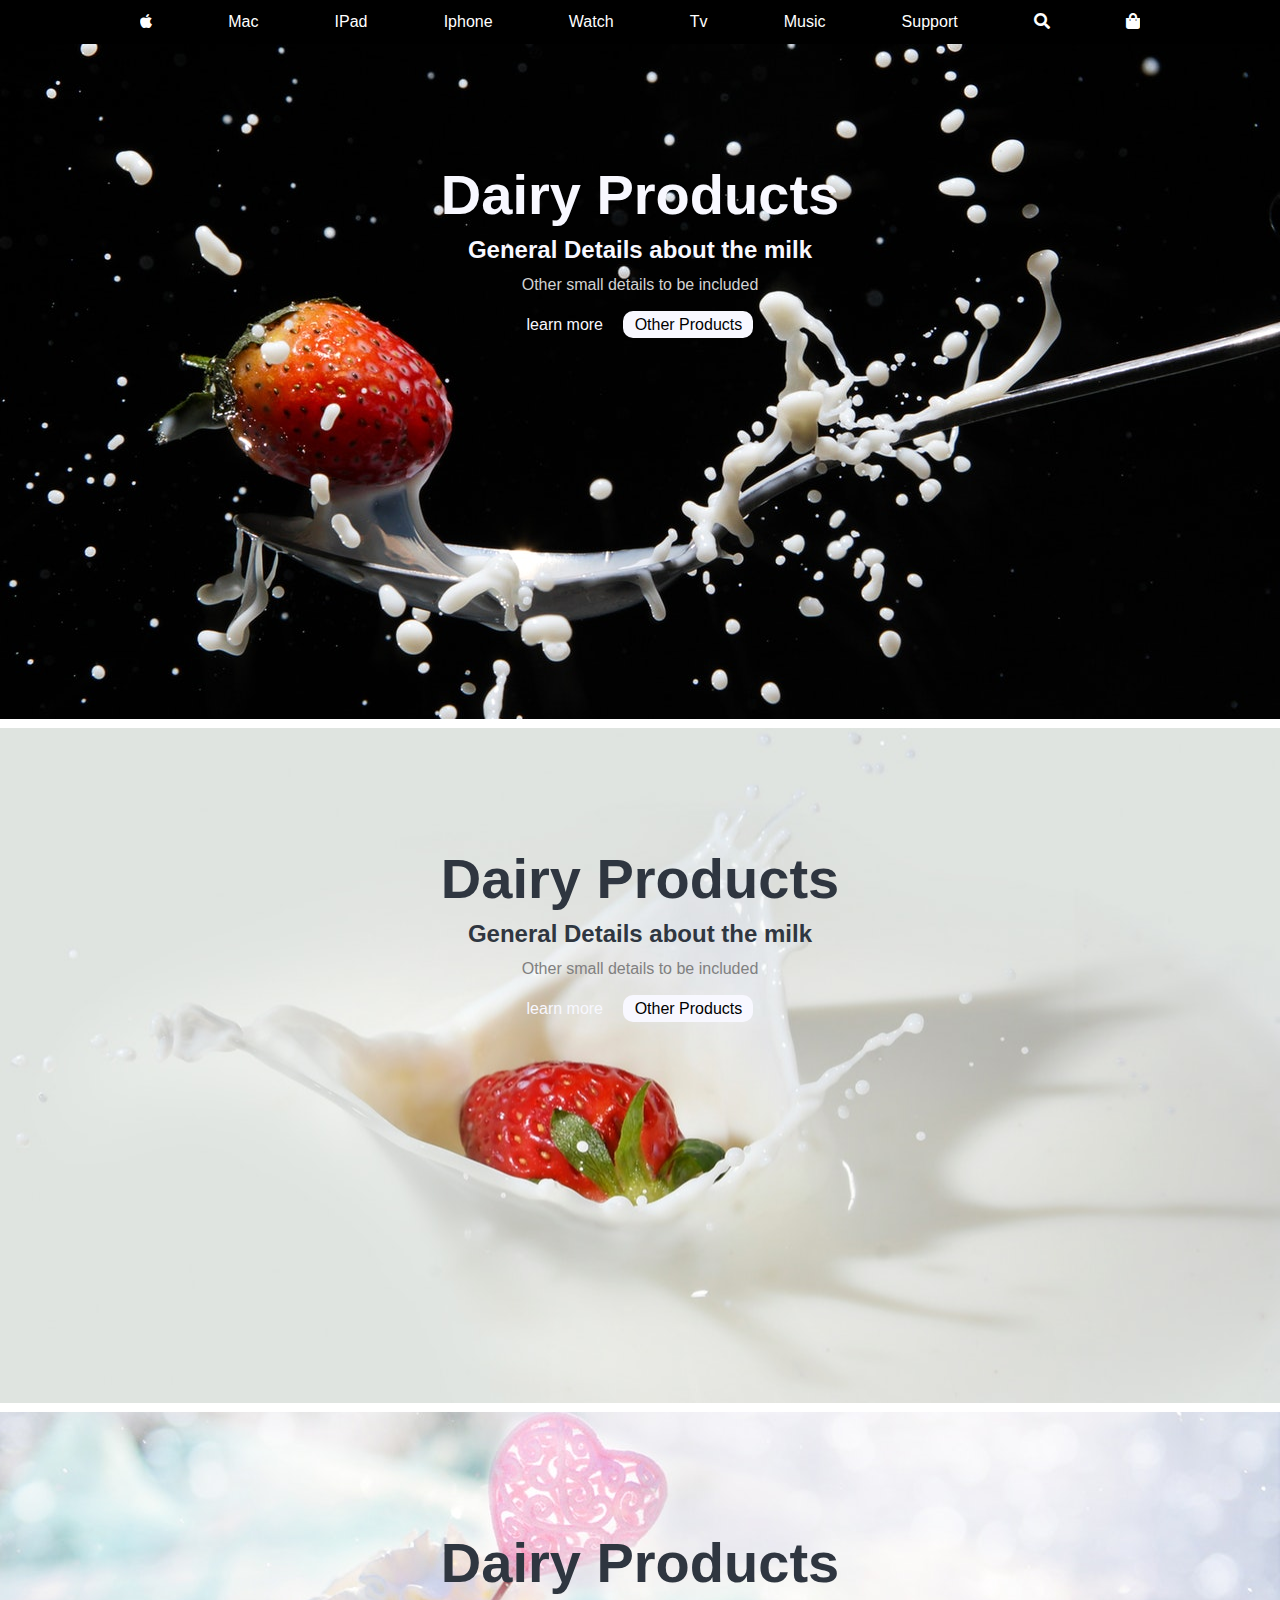
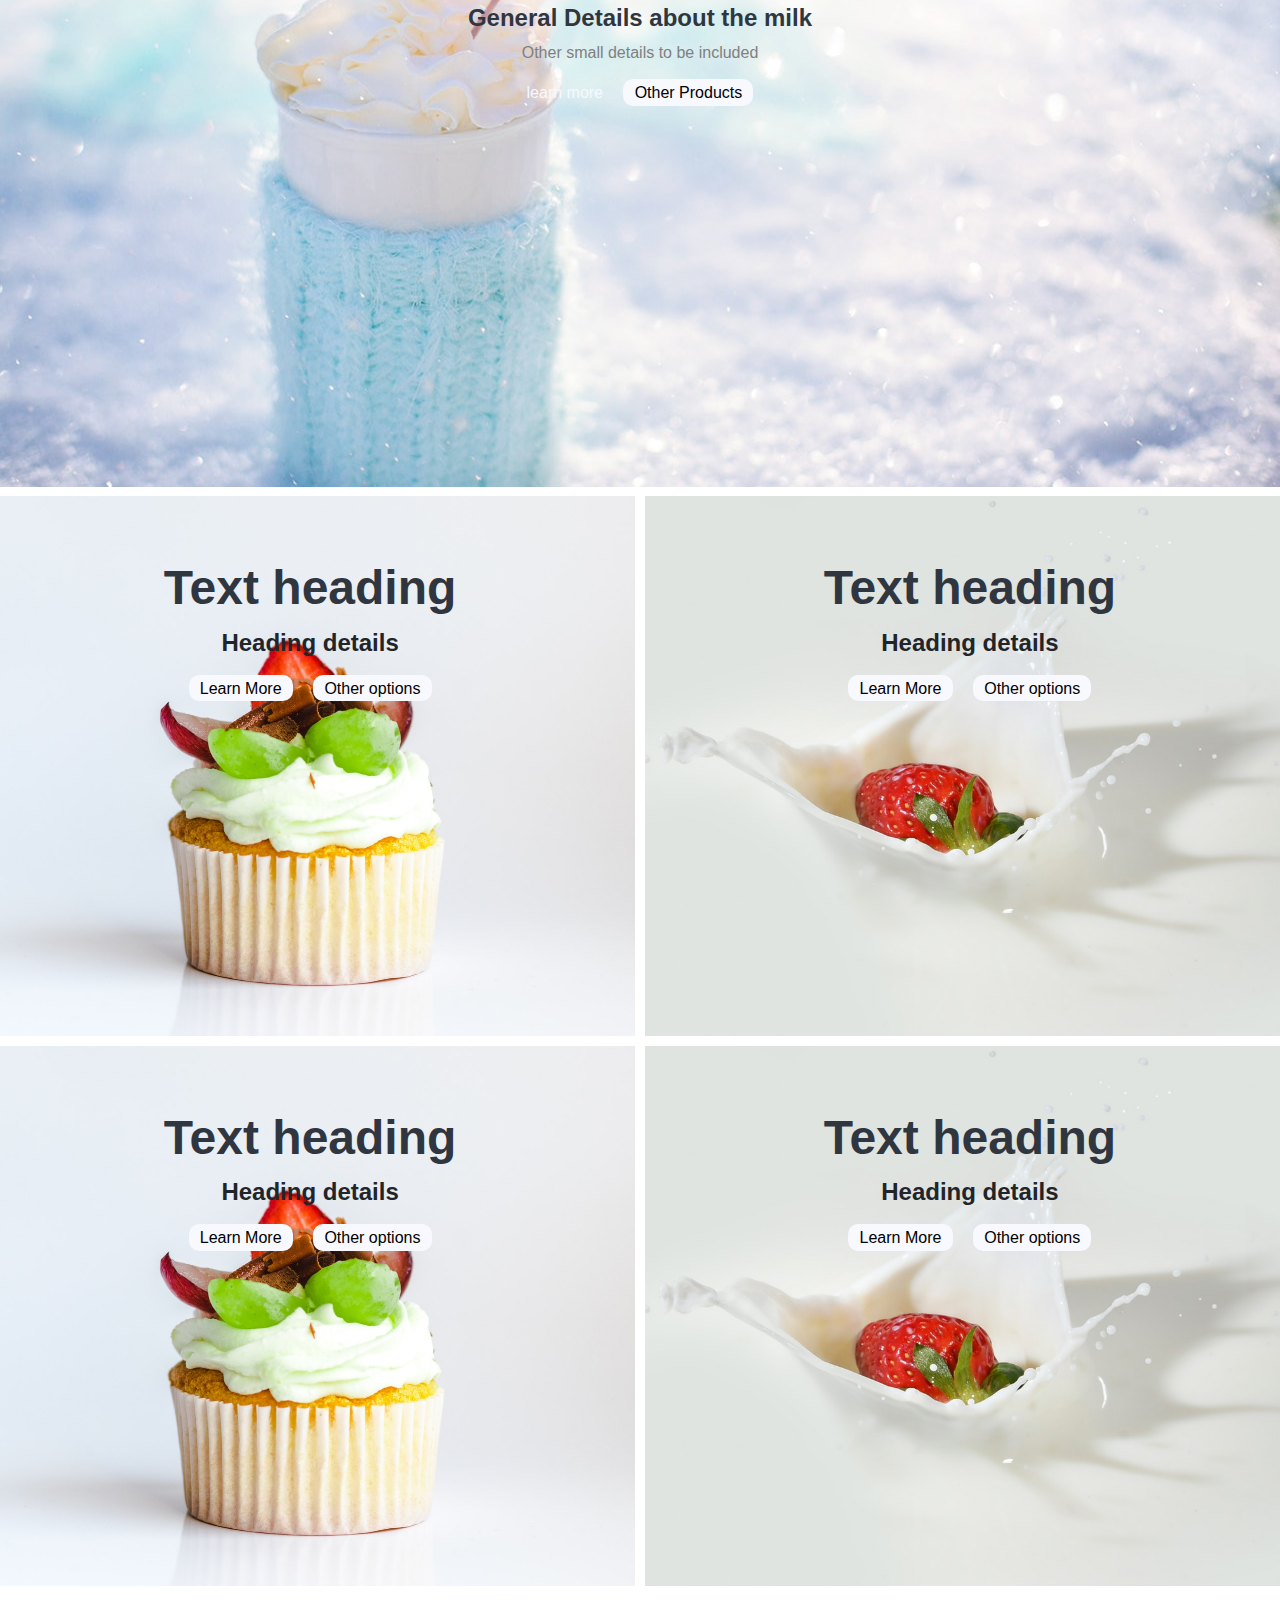
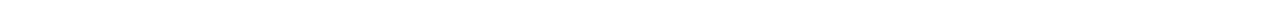
<file: index.html>
<!DOCTYPE html>
<html lang="en">
<head>
<meta charset="UTF-8">
<meta name="viewport" content="width=device-width, initial-scale=1.0">
<meta http-equiv="X-UA-Compatible" content="ie=edge">
<link rel="stylesheet" href="css/bootstrap.min.css">
<link rel="stylesheet" href="https://cdnjs.cloudflare.com/ajax/libs/font-awesome/5.11.2/css/all.min.css">
<link rel="stylesheet" href="css/style.css">
<title>dairy project</title>
</head>
<body>

    <nav >
        <div class="menu">
            <ul>
                <li>
                    <a href="#"><i class="fab fa-apple    "></i></a>
                </li>
                <li>
                    <a href="#" class="menu-item">Mac</a>
                </li>
                <li>
                    <a href="#" class="menu-item">IPad</a>
                </li>
                <li>
                    <a href="#" class="menu-item">Iphone</a>
                </li>
                <li>
                    <a href="#" class="menu-item">Watch</a>
                </li>
                <li>
                    <a href="#" class="menu-item">Tv</a>
                </li>
                <li>
                    <a href="#" class="menu-item">Music</a>
                </li>
                <li>
                    <a href="#" class="menu-item">Support</a>
                </li>
                <li>
                    <a href="#"><i class="fas fa-search    "></i></a>
                </li>
                <li>
                    <a href="#"><i class="fas fa-shopping-bag    "></i></a>
                </li>
            </ul>
        </div>
    </nav>


    <!-- main section -->
    <section id="main-1">
        <div class="container-fluid p-0">
            <div class="image-section">
                <div class="main-1-text-wrap">
                    <h2>Dairy Products</h2>
                    <h4>General Details about the milk</h4>
                    <p>Other small details to be included</p>
                </div>
                <div class="product-links-1 text-center">
                    <a href="#" class="main-link-1">learn more</a>
                    <a href="#" class="main-link-2">Other Products</a>
                </div>
            </div>
        </div>
    </section>

    <!-- white line -->
    <section id="line">

    </section>

    <!-- second main section -->
    <section id="main-1">
        <div class="container-fluid p-0">
            <div class="image-section-2">
                <div class="main-1-text-wrap">
                    <h2 class="heading-1">Dairy Products</h2>
                    <h4 class="heading-2">General Details about the milk</h4>
                    <p class="para-1">Other small details to be included</p>
                </div>
                <div class="product-links-1 text-center">
                    <a href="#" class="main-link-1">learn more</a>
                    <a href="#" class="main-link-2">Other Products</a>
                </div>
            </div>
        </div>
    </section>

    <!-- white line -->
    <section id="line">

    </section>


<!-- main third section -->

    <section id="main-1">
        <div class="container-fluid p-0">
            <div class="image-section-3">
                <div class="main-1-text-wrap">
                    <h2 class="heading-1">Dairy Products</h2>
                    <h4 class="heading-2">General Details about the milk</h4>
                    <p class="para-1">Other small details to be included</p>
                </div>
                <div class="product-links-1 text-center">
                    <a href="#" class="main-link-1">learn more</a>
                    <a href="#" class="main-link-2">Other Products</a>
                </div>
            </div>
        </div>
    </section>

        <!-- white line -->
        <section id="line">

        </section>
    
    

    <!-- end of the main sections -->
    <section id="half-half">
        <div class="container-fluid p-0">
            <div class="row">
                <div class="col-md-6 pad-change-1 p-0">
                    <div class="half-image-1">
                        <div class="text-wrap text-center">
                            <h2>Text heading</h2>
                            <p>Heading details</p>
                        </div>
                        <div class="p-links text-center">
                            <a href="" class="half-link-1">Learn More</a>
                            <a href="" class="half-link-1">Other options</a>
                        </div>
                    </div>
                </div>
                <div class="col-md-6 pad-change-2 p-0">
                    <div class="half-image-2">
                        <div class="text-wrap text-center">
                            <h2>Text heading</h2>
                            <p>Heading details</p>
                        </div>
                        <div class="p-links text-center">
                            <a href="" class="half-link-1">Learn More</a>
                            <a href="" class="half-link-1">Other options</a>
                        </div>
                    </div>
                </div>
            </div>
        </div>
    </section>


    <section id="half-half">
        <div class="container-fluid p-0">
            <div class="row">
                <div class="col-md-6 pad-change-1 p-0">
                    <div class="half-image-1">
                        <div class="text-wrap text-center">
                            <h2>Text heading</h2>
                            <p>Heading details</p>
                        </div>
                        <div class="p-links text-center">
                            <a href="" class="half-link-1">Learn More</a>
                            <a href="" class="half-link-1">Other options</a>
                        </div>
                    </div>
                </div>
                <div class="col-md-6 pad-change-2 p-0">
                    <div class="half-image-2">
                        <div class="text-wrap text-center">
                            <h2>Text heading</h2>
                            <p>Heading details</p>
                        </div>
                        <div class="p-links text-center">
                            <a href="" class="half-link-1">Learn More</a>
                            <a href="" class="half-link-1">Other options</a>
                        </div>
                    </div>
                </div>
            </div>
        </div>
    </section>


     <!-- white line -->
     <section id="line">

    </section>

    



    <!-- end of half and half section -->
    <script src="js/main.js"></script>

<script src="https://cdnjs.cloudflare.com/ajax/libs/jquery/3.4.1/jquery.slim.min.js"></script>
<script src="https://cdnjs.cloudflare.com/ajax/libs/popper.js/1.16.0/umd/popper.min.js"></script>
<script src="https://cdnjs.cloudflare.com/ajax/libs/twitter-bootstrap/4.4.1/js/bootstrap.min.js"></script>
</body>
</html>
</file>
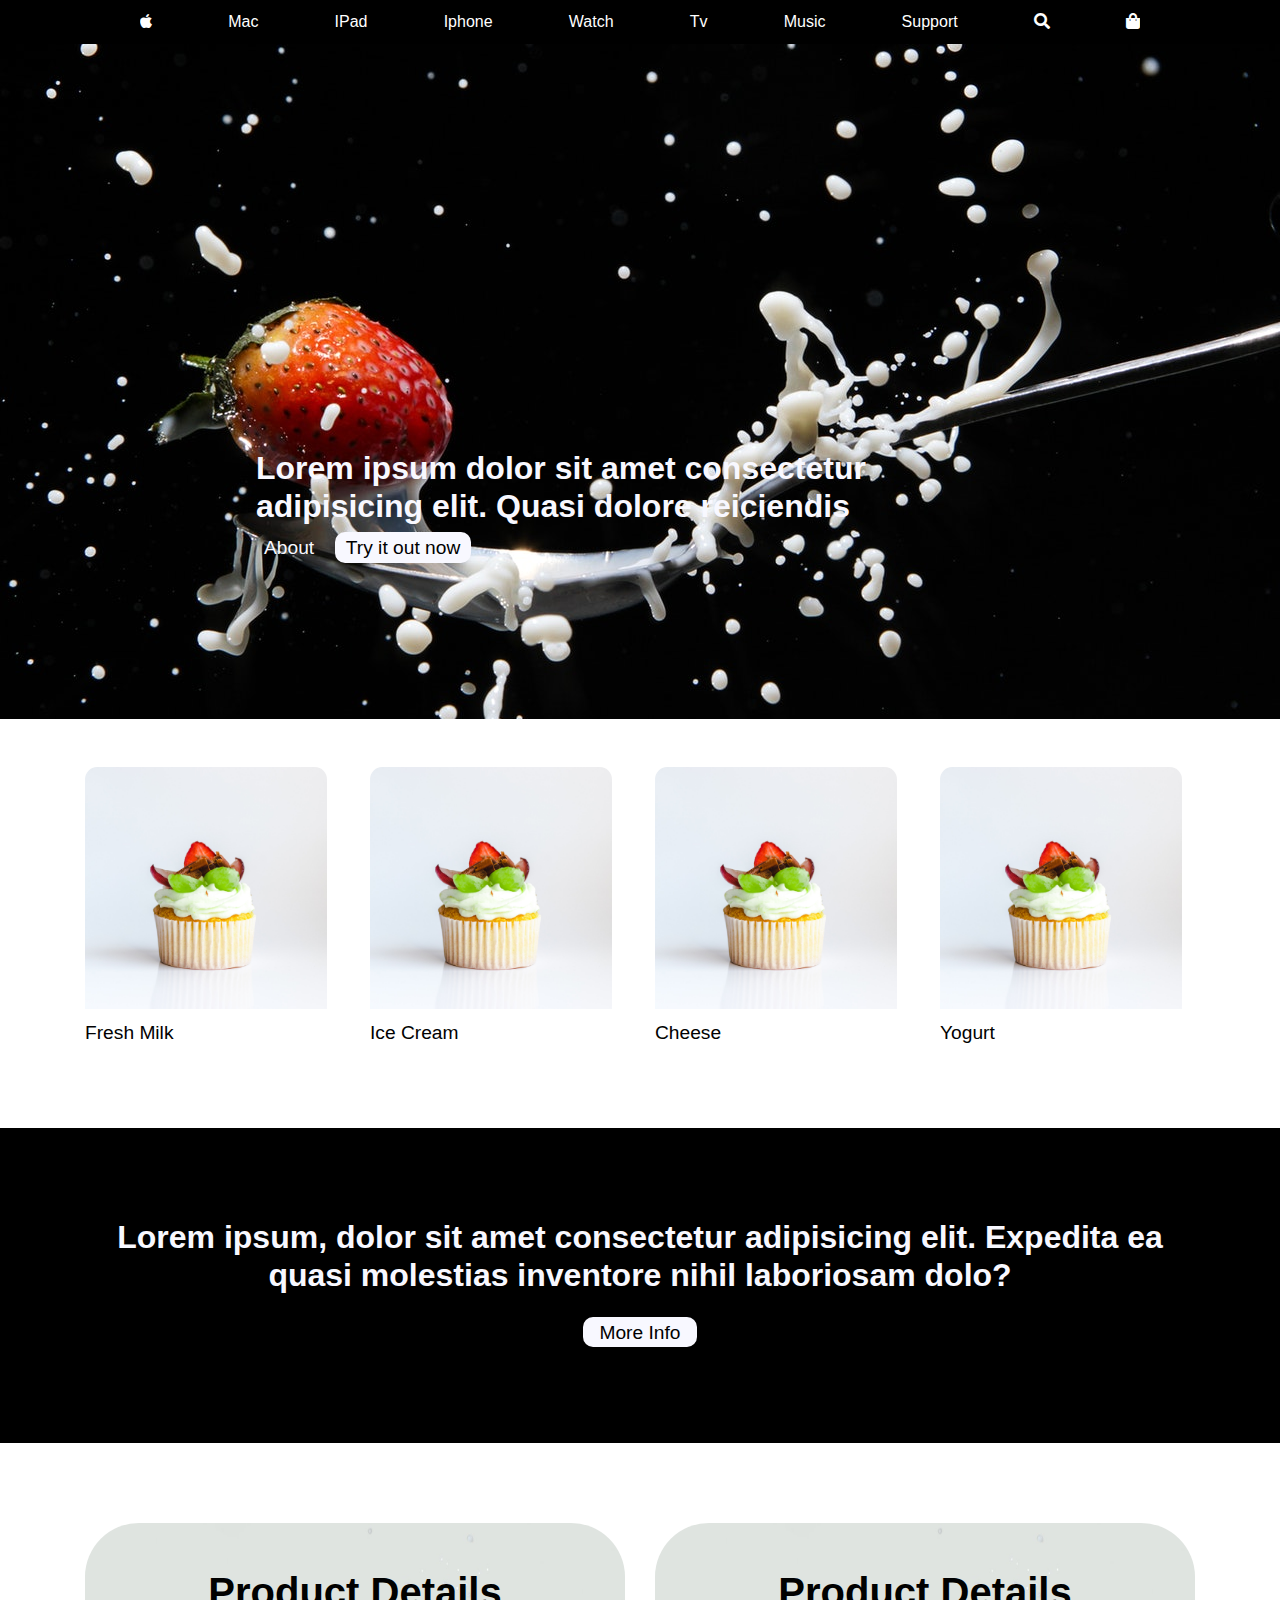
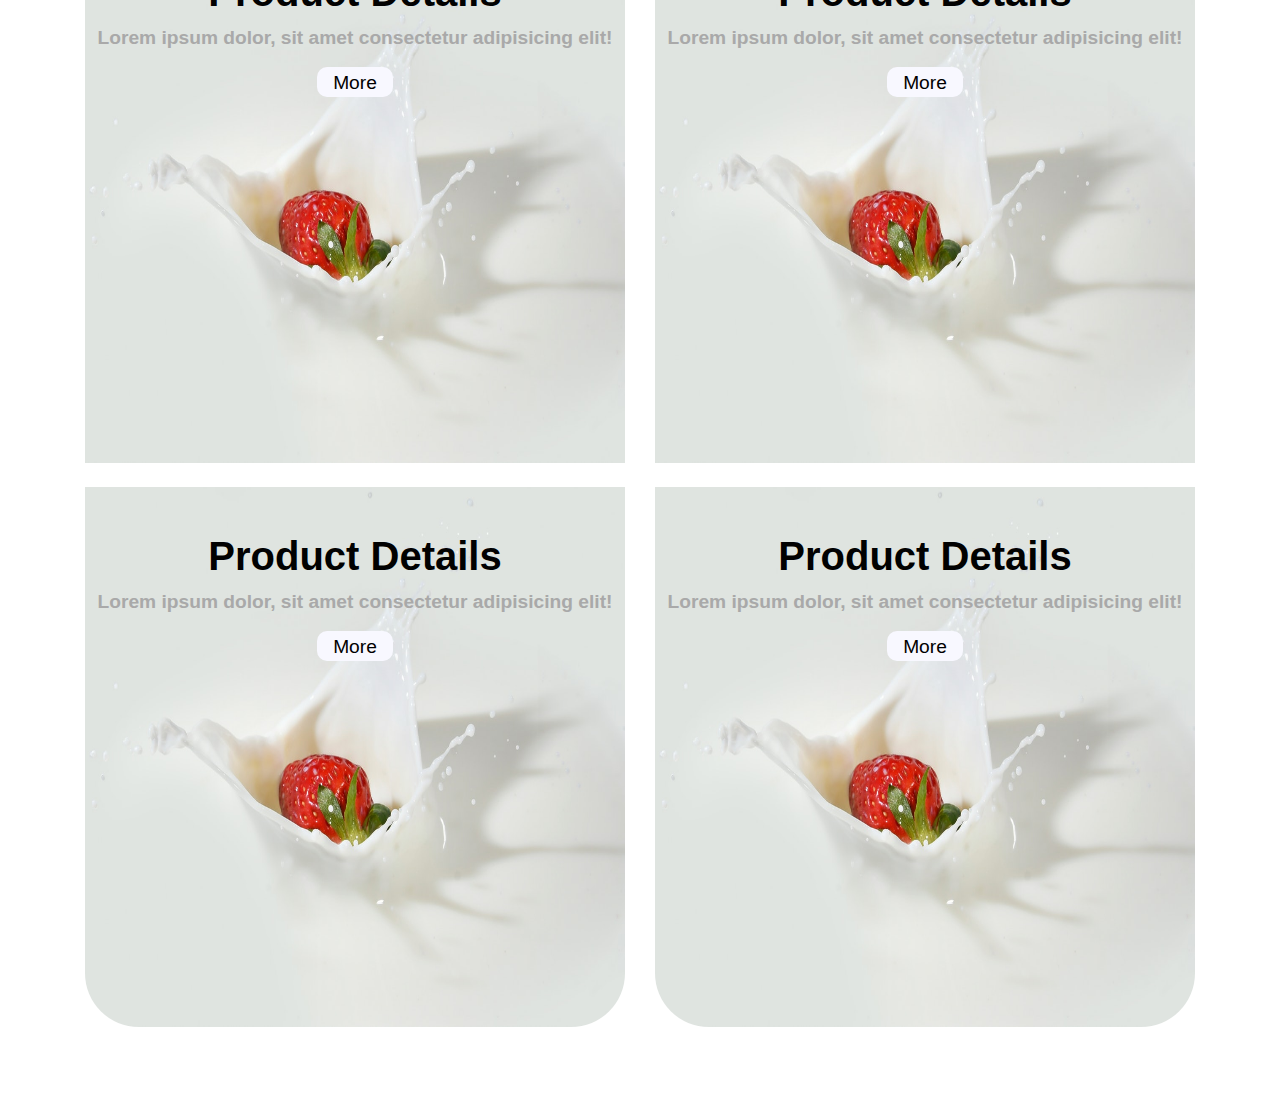
<file: pages/products.html>
<!DOCTYPE html>
<html lang="en">
<head>
<meta charset="UTF-8">
<meta name="viewport" content="width=device-width, initial-scale=1.0">
<meta http-equiv="X-UA-Compatible" content="ie=edge">
<link rel="stylesheet" href="../css/bootstrap.min.css">
<link rel="stylesheet" href="https://cdnjs.cloudflare.com/ajax/libs/font-awesome/5.11.2/css/all.min.css">
<link rel="stylesheet" href="../css/style.css">
<title>dairy project</title>
</head>
<body>


    <nav >
        <div class="menu">
            <ul>
                <li>
                    <a href="#"><i class="fab fa-apple    "></i></a>
                </li>
                <li>
                    <a href="#" class="menu-item">Mac</a>
                </li>
                <li>
                    <a href="#" class="menu-item">IPad</a>
                </li>
                <li>
                    <a href="#" class="menu-item">Iphone</a>
                </li>
                <li>
                    <a href="#" class="menu-item">Watch</a>
                </li>
                <li>
                    <a href="#" class="menu-item">Tv</a>
                </li>
                <li>
                    <a href="#" class="menu-item">Music</a>
                </li>
                <li>
                    <a href="#" class="menu-item">Support</a>
                </li>
                <li>
                    <a href="#"><i class="fas fa-search    "></i></a>
                </li>
                <li>
                    <a href="#"><i class="fas fa-shopping-bag    "></i></a>
                </li>
            </ul>
        </div>
    </nav>

<!-- main product -->
    <section id="main-product">
        <div class="container-fluid p-0">
            <div class="product-image">
                <div class="text-wrap">
                    <h2>
                        Lorem ipsum dolor sit amet consectetur <br>
                         adipisicing elit. Quasi dolore reiciendis 
                    </h2>
                </div>
                <div class="main-product-links">
                    <a href="" class="product-links-1 links">About</a>
                    <a href="" class="product-links-2 links">Try it out now</a>
                </div>
            </div>
        </div>
    </section>

    <!-- other product list -->

    <section id="other-product">
        <div class="container">
            <div class="row">
                <div class="col-md-3">
                    <div class="product-image">
                        <img src="../img/yogurt.jpg" alt="white-yoghut" class="img-fluid">
                        <div class="product-link">
                           <a href="#" class="product-1">Fresh Milk</a> 
                        </div>
                    </div>
                </div>
                <div class="col-md-3">
                    <div class="product-image">
                        <img src="../img/yogurt.jpg" alt="white-yoghut" class="img-fluid">
                        <div class="product-link">
                           <a href="#" class="product-1">Ice Cream</a> 
                        </div>
                    </div>
                </div>
                <div class="col-md-3">
                    <div class="product-image">
                        <img src="../img/yogurt.jpg" alt="white-yoghut" class="img-fluid">
                        <div class="product-link">
                           <a href="#" class="product-1">Cheese</a> 
                        </div>
                    </div>
                </div>
                <div class="col-md-3">
                    <div class="product-image">
                        <img src="../img/yogurt.jpg" alt="white-yoghut" class="img-fluid">
                        <div class="product-link">
                           <a href="#" class="product-1">Yogurt</a> 
                        </div>
                    </div>
                </div>

                
            </div>
        </div>
    </section>

    <!-- wb-info -->
    <section id="colored">
        <div class="container">
            <div class="text-wrap">
                <h2>Lorem ipsum, dolor sit amet consectetur adipisicing elit. Expedita ea quasi molestias inventore nihil laboriosam dolo?</h2>
            </div>
            <div class="colored-link">
                <a href="#" class="link-1">More Info</a>
            </div>
        </div>
    </section>

    <!-- half and half section contained  -->

    <section id="half-product">
        <div class="container">
            <div class="row">
                <div class="col-md-6 pb-2">
                    <div class="section-wrap">
                        <img src="../img/white-layer.jpg" alt="responsive-image" class="img-fluid p-0 bt-change">
                        <div class="text-image-wrap">
                            <h2>Product Details</h2>
                            <p>Lorem ipsum dolor, sit amet consectetur adipisicing elit!</p>
                            <a href="#" class="product-links">More</a>
                        </div>
                    </div>
                </div>

                <div class="col-md-6 pb-2">
                    <div class="section-wrap">
                        <img src="../img/white-layer.jpg" alt="responsive-image" class="img-fluid p-0 bt-change">
                        <div class="text-image-wrap">
                            <h2>Product Details</h2>
                            <p>Lorem ipsum dolor, sit amet consectetur adipisicing elit!</p>
                            <a href="#" class="product-links">More</a>
                        </div>
                    </div>
                </div>
            </div>
<!-- border radius facing down -->
            <div class="row pt-3">
                <div class="col-md-6 pb-2">
                    <div class="section-wrap">
                        <img src="../img/white-layer.jpg" alt="responsive-image" class="img-fluid p-0 bt-change-1">
                        <div class="text-image-wrap">
                            <h2>Product Details</h2>
                            <p>Lorem ipsum dolor, sit amet consectetur adipisicing elit!</p>
                            <a href="#" class="product-links">More</a>
                        </div>
                    </div>
                </div>

                <div class="col-md-6 pb-2">
                    <div class="section-wrap">
                        <img src="../img/white-layer.jpg" alt="responsive-image" class="img-fluid p-0 bt-change-1">
                        <div class="text-image-wrap">
                            <h2>Product Details</h2>
                            <p>Lorem ipsum dolor, sit amet consectetur adipisicing elit!</p>
                            <a href="#" class="product-links">More</a>
                        </div>
                    </div>
                </div>
            </div>
        </div>
    </section>



<script src="https://cdnjs.cloudflare.com/ajax/libs/jquery/3.4.1/jquery.slim.min.js"></script>
<script src="https://cdnjs.cloudflare.com/ajax/libs/popper.js/1.16.0/umd/popper.min.js"></script>
<script src="https://cdnjs.cloudflare.com/ajax/libs/twitter-bootstrap/4.4.1/js/bootstrap.min.js"></script>
</body>
</html>
</file>
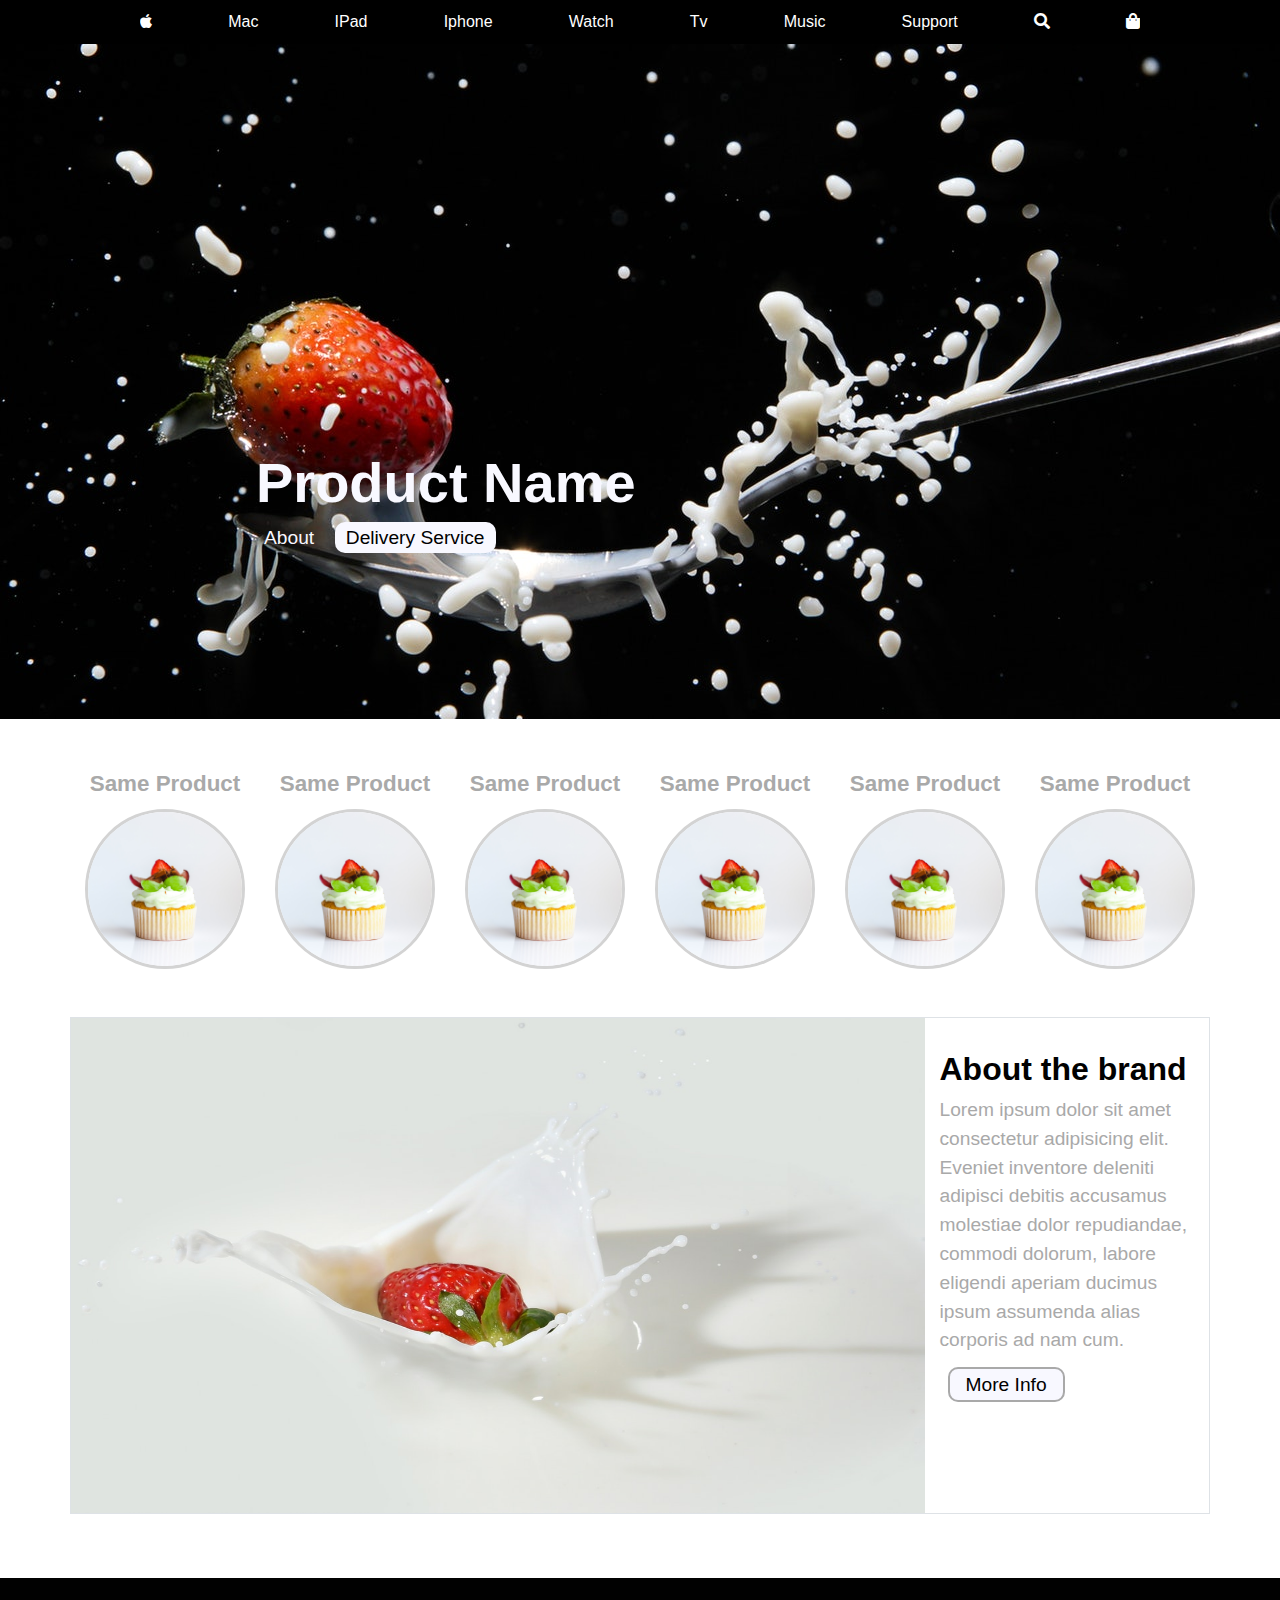
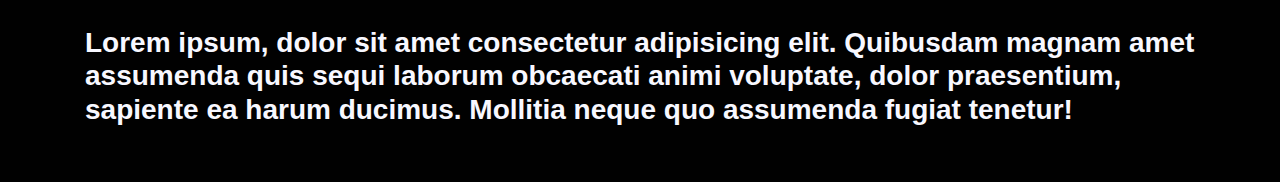
<file: pages/single-product.html>
<!DOCTYPE html>
<html lang="en">
<head>
<meta charset="UTF-8">
<meta name="viewport" content="width=device-width, initial-scale=1.0">
<meta http-equiv="X-UA-Compatible" content="ie=edge">
<link rel="stylesheet" href="../css/bootstrap.min.css">
<link rel="stylesheet" href="https://cdnjs.cloudflare.com/ajax/libs/font-awesome/5.11.2/css/all.min.css">
<link rel="stylesheet" href="../css/style.css">
<title>dairy project</title>
</head>
<body>


    <nav >
        <div class="menu">
            <ul>
                <li>
                    <a href="#"><i class="fab fa-apple    "></i></a>
                </li>
                <li>
                    <a href="#" class="menu-item">Mac</a>
                </li>
                <li>
                    <a href="#" class="menu-item">IPad</a>
                </li>
                <li>
                    <a href="#" class="menu-item">Iphone</a>
                </li>
                <li>
                    <a href="#" class="menu-item">Watch</a>
                </li>
                <li>
                    <a href="#" class="menu-item">Tv</a>
                </li>
                <li>
                    <a href="#" class="menu-item">Music</a>
                </li>
                <li>
                    <a href="#" class="menu-item">Support</a>
                </li>
                <li>
                    <a href="#"><i class="fas fa-search    "></i></a>
                </li>
                <li>
                    <a href="#"><i class="fas fa-shopping-bag    "></i></a>
                </li>
            </ul>
        </div>
    </nav>

<!-- main product -->
    <section id="main-product">
        <div class="container-fluid p-0">
            <div class="product-image">
                <div class="text-wrap">
                   <h1>Product Name</h1>
                </div>
                <div class="main-product-links">
                    <a href="" class="product-links-1 links">About</a>
                    <a href="" class="product-links-2 links">Delivery Service</a>
                </div>
            </div>
        </div>
    </section>
<!-- same prooduct package section -->
    <section id="same-product-packages">
        <div class="container">
            <div class="row">
                <div class="col-md-2">
                    <div class="text-wrap">
                        <a href="#">Same Product</a>
                    </div>
                    <div class="image-wrap-round">
                        <img src="../img/yogurt.jpg" alt="same product variations" class="img-fluid">
                    </div>
                </div>

                <div class="col-md-2">
                    <div class="text-wrap">
                        <a href="#">Same Product</a>
                    </div>
                    <div class="image-wrap-round">
                        <img src="../img/yogurt.jpg" alt="same product variations" class="img-fluid">
                    </div>
                </div>

                <div class="col-md-2">
                    <div class="text-wrap">
                        <a href="#">Same Product</a>
                    </div>
                    <div class="image-wrap-round">
                        <img src="../img/yogurt.jpg" alt="same product variations" class="img-fluid">
                    </div>
                </div>

                <div class="col-md-2">
                    <div class="text-wrap">
                        <a href="#">Same Product</a>
                    </div>
                    <div class="image-wrap-round">
                        <img src="../img/yogurt.jpg" alt="same product variations" class="img-fluid">
                    </div>
                </div>

                <div class="col-md-2">
                    <div class="text-wrap">
                        <a href="#">Same Product</a>
                    </div>
                    <div class="image-wrap-round">
                        <img src="../img/yogurt.jpg" alt="same product variations" class="img-fluid">
                    </div>
                </div>

                <div class="col-md-2">
                    <div class="text-wrap">
                        <a href="#">Same Product</a>
                    </div>
                    <div class="image-wrap-round">
                        <img src="../img/yogurt.jpg" alt="same product variations" class="img-fluid">
                    </div>
                </div>

                
            </div>
        </div>
    </section>
<!-- p-more details -->
    <section id="p-more">
        <div class="container">
            <div class="row border">
                <div class="col-md-9 p-0">
                    <div class="img-wrap">
                        <img src="../img/white-layer.jpg" alt="news">
                    </div>
                </div>
                <div class="col-md-3">
                    <div class="text-wrap">
                        <h2>
                            About the brand
                        </h2>
                        <p>
                            Lorem ipsum dolor sit amet consectetur adipisicing elit. Eveniet inventore deleniti adipisci debitis accusamus molestiae dolor repudiandae, commodi dolorum, labore eligendi aperiam ducimus ipsum assumenda alias corporis ad nam cum.
                        </p>
                        <a href="">More Info</a>
                    </div>
                </div>
            </div>
        </div>
    </section>

<!-- section more details -->
<section class="dark-bg">
    <div class="container">
        <div class="text-wrap">
            <h3>
                Lorem ipsum, dolor sit amet consectetur adipisicing elit. Quibusdam magnam amet assumenda quis sequi laborum obcaecati animi voluptate, dolor praesentium, sapiente ea harum ducimus. Mollitia neque quo assumenda fugiat tenetur!
            </h3>
        </div>
    </div>
</section>

<script src="https://cdnjs.cloudflare.com/ajax/libs/jquery/3.4.1/jquery.slim.min.js"></script>
<script src="https://cdnjs.cloudflare.com/ajax/libs/popper.js/1.16.0/umd/popper.min.js"></script>
<script src="https://cdnjs.cloudflare.com/ajax/libs/twitter-bootstrap/4.4.1/js/bootstrap.min.js"></script>
</body>
</html>
</file>
<file: css/style.css>
@import url('https://fonts.googleapis.com/css?family=Open+Sans:400,600,700,800&display=swap');
*{
    margin: 0;
    padding: 0;
    box-sizing: border-box;
}
html{
    font-family: 'Open Sans', ;
    font-size: 100%;
}

nav{
    height: 44px;
    background: #000;

}

.menu{
    position: relative;
    margin: 0 auto;
    width: 1000px;
    overflow: hidden;

}

.menu ul{
    width: 100%;
    margin: 0;
    padding: 0;
    display: flex;
    justify-content: space-between;
}
.menu ul li{
    list-style: none;

}

.menu ul li,
.menu ul li a{
    color: white;
    line-height: 44px;
    text-decoration: none;
}
  

.menu ul li .fa.fa-apple{
    font-size: 20px;
}

.menu ul li a.menu-item{
    transform: scale(1);
    transition: 0.5s;
    display: block;

}

/* end of navigation */


#main-1 .image-section{
    height: 75vh;
    background-image: url(../img/dark-milk.jpg);
    background-position: center;
    background-size: cover;
    background-repeat: no-repeat;
}

#main-1 .main-1-text-wrap{
    padding-top: 13vh;
    text-align: center;
}


#main-1 .main-1-text-wrap h2{
    color: #F8F8FF;
    font-weight: 800;
    font-size: 3.5em;
}

#main-1 .main-1-text-wrap h4{
    color: #F8F8FF;
    font-weight: 600;
}
#main-1 .main-1-text-wrap p{
    color: #D3D3D3;
}

#main-1 .product-links-1 .main-link-1{
 font-weight: 400;
 padding: 0 .5rem;
 color: #F8F8FF;
 transition: all 300ms ease-in-out;
}

#main-1 .product-links-1 .main-link-2{
    font-weight: 400;
    padding: 0 .5rem;
    color: black;
    background-color: #F8F8FF;
    padding: .3rem .7rem;
    border-radius: 10px;
    text-decoration: none;
    margin:  0 .5rem;
    transition: all 300ms ease-in-out;
   }

   #main-1  .product-links-1 .main-link-2:hover{
    background-color:  #D3D3D3;
   }




/* end of main-1 id */
#line{
    height: 1vh;
    background-color: white;
}
/* endn of white line */



#main-1 .image-section-2{
    height: 75vh;
    background-image: url(../img/white-layer.jpg);
    background-position: center;
    background-size: cover;
    background-repeat: no-repeat;
}


#main-1 .main-1-text-wrap h2.heading-1{
    color: #2f3640;
    font-weight: 800;
    font-size: 3.5em;
}

#main-1 .main-1-text-wrap h4.heading-2{
    color: #2f3640;
    font-weight: 600;
}
#main-1 .main-1-text-wrap p.para-1{
    color: gray;
}

/* main section-3 */

#main-1 .image-section-3{
    height: 75vh;
    background-image: url(../img/close-up-of-frappe-drink-327131.jpg);
    background-position: center;
    background-size: cover;
    background-repeat: no-repeat;
}


/* half-half section */
#half-half .half-image-1{
    height: 60vh;
    background-image: url(../img/yogurt.jpg);
    background-position: center;
    background-size: cover;
    background-repeat: no-repeat;
}

#half-half .half-image-2{
    height: 60vh;
    background-image: url(../img/white-layer.jpg);
    background-position: center;
    background-size: cover;
    background-repeat: no-repeat;
}

#half-half .pad-change-1{
    padding-right: .3rem !important;
    margin-bottom: .6rem
}


#half-half .pad-change-2{
    padding-left: .3rem !important;
    margin-bottom: .6rem
}

#half-half .text-wrap{
    padding-top: 7vh;
}

#half-half .text-wrap h2{
    color: #2f3640;
    font-weight: 800;
    font-size: 3em;
}
#half-half .text-wrap p{
    font-weight: 600;
    font-size: 1.5em;
}


#half-half .p-links .half-link-1{
    font-weight: 400;
    padding: 0 .5rem;
    color: black;
    background-color: #F8F8FF;
    padding: .3rem .7rem;
    border-radius: 10px;
    text-decoration: none;
    margin:  0 .5rem;
    transition: all 300ms ease-in-out;
}

#half-half .p-links .half-link-1:hover{
    background-color:  #D3D3D3;
}

/* end of half and half section */
/* main product section */

#main-product .product-image{
    background-image: url(../img/dark-milk.jpg);
    height: 75vh;
    background-size: cover;
    background-position: center;
    background-repeat: no-repeat;
}

#main-product .text-wrap{
    padding-top: 45vh;
    margin: 0 20%;
}


#main-product .text-wrap h2{
    font-weight: 800;
    color: #F8F8FF;
    font-size: 2em;
}



#main-product .main-product-links{
    text-align: left;
    margin: 0 20%;
}

#main-product .main-product-links .links{
    font-weight: 400;
    font-size: 1.2em;
}
#main-product .main-product-links .product-links-1{
    padding: 0 .5rem;
    color: #F8F8FF;
    transition: all 300ms ease-in-out;
}

#main-product .main-product-links .product-links-2{
    padding: 0 .5rem;
    color: black;
    background-color: #F8F8FF;
    padding: .3rem .7rem;
    border-radius: 10px;
    text-decoration: none;
    margin:  0 .5rem;
    transition: all 300ms ease-in-out;
}
#main-product .main-product-links .product-links-2:hover{
    background-color: #D3D3D3;
}

/* other product section */
#other-product{
    padding: 3rem 0;
}

#other-product .product-image img{
    padding-bottom: .6rem;
    border-top-left-radius: 5%;
    border-top-right-radius: 5%;
    height: 28vh;

}

#other-product .product-link .product-1{
    font-weight: 400;
    font-size: 1.2em;
    color: #010101;
    padding: 1rem 0!important;
}

/* colored section on product page */


#colored{
    background-color: black;
    height: 35vh;
    padding-top: 10vh;
    margin-top: 2rem;
}
#colored h2{
    color: #F8F8FF;
    font-weight: 800;
    text-align: center;
    margin-bottom: 1.5rem;
}

#colored .colored-link{
    text-align: center;
}
#colored .colored-link .link-1{
    padding: 0 .5rem;
    color: black;
    background-color: #F8F8FF;
    padding: .3rem 1rem;
    border-radius: 10px;
    text-decoration: none;
    margin:  0 .5rem;
    transition: all 300ms ease-in-out;
    font-weight: 400;
    font-size: 1.2em;
}


/* half product section */


#half-product{
    margin: 5rem 0;
}

#half-product .section-wrap{
    position: relative;
}

#half-product .section-wrap .bt-change{
    width: 100%;
    height: 60vh;
    border-top-right-radius: 10%;
    border-top-left-radius: 10%;
}


#half-product .section-wrap .bt-change-1{
    width: 100%;
    height: 60vh;
    border-bottom-right-radius: 10%;
    border-bottom-left-radius: 10%;
}


#half-product .section-wrap .text-image-wrap{
    position: absolute;
    top: 5vh;
    text-align: center;
    width: 100%;
    
}

#half-product .section-wrap .text-image-wrap h2{
    color: #010101;
    font-weight: 800;
    font-size: 2.5em;

}


#half-product .section-wrap .text-image-wrap p{
    font-weight: 600;
    font-size: 1.2em;
    color: darkgray;
}

#half-product .section-wrap .text-image-wrap a{
    padding: 0 .5rem;
    color: black;
    background-color: #F8F8FF;
    padding: .3rem 1rem;
    border-radius: 10px;
    text-decoration: none;
    margin:  0 .5rem;
    transition: all 300ms ease-in-out;
    font-weight: 400;
    font-size: 1.2em;
}

#half-product .section-wrap .text-image-wrap a:hover{
    background-color: #D3D3D3;
}

/* product pages css */



/* single product pages css
 */


 #main-product .text-wrap h1{
     font-weight: 800;
     color: #F8F8FF;
     font-size: 3.5rem;
 }

 /* same prodcuct packages css */

 #same-product-packages{
     padding-top: 3rem;
 }

 #same-product-packages .text-wrap{
     text-align: center;
     margin-bottom: 0.5rem;
 }

 #same-product-packages .text-wrap a{
     font-weight: 600;
     font-size: 1.4em;
     color: darkgray;
     text-decoration: none;
 }


 #same-product-packages .image-wrap-round img{
     border-radius: 100%;
     width: 100%;
     border: 3px solid #D3D3D3;
 }

 /* p-more section */

 #p-more{
     margin-top: 3rem;
 }

 #p-more .img-wrap img{
     height: 55vh;
     width: 100%;
 }

 #p-more .text-wrap{
    height: 55vh;
    padding-top: 2rem;
 }

 #p-more .text-wrap h2{
     font-weight: 600;
     color: #010101;
     font-size: 2em;
 }

 #p-more .text-wrap p{
     font-weight: 400;
     color: darkgray;
     font-size: 1.2em;
 }

 #p-more .text-wrap a{
    padding: 0 .5rem;
    color: black;
    background-color: #F8F8FF;
    padding: .3rem 1rem;
    border-radius: 10px;
    text-decoration: none;
    margin:  0 .5rem;
    transition: all 300ms ease-in-out;
    font-weight: 400;
    font-size: 1.2em;
    border: 2px solid darkgray;
    margin-top: .5rem;
 }

 /* dark-bg section */

.dark-bg{
    background-color: #010101;
    padding: 3rem 0;
    margin-top: 4rem;
}

.dark-bg .text-wrap h3{
    font-weight: 600;
    color: #F8F8FF;
}
</file>
